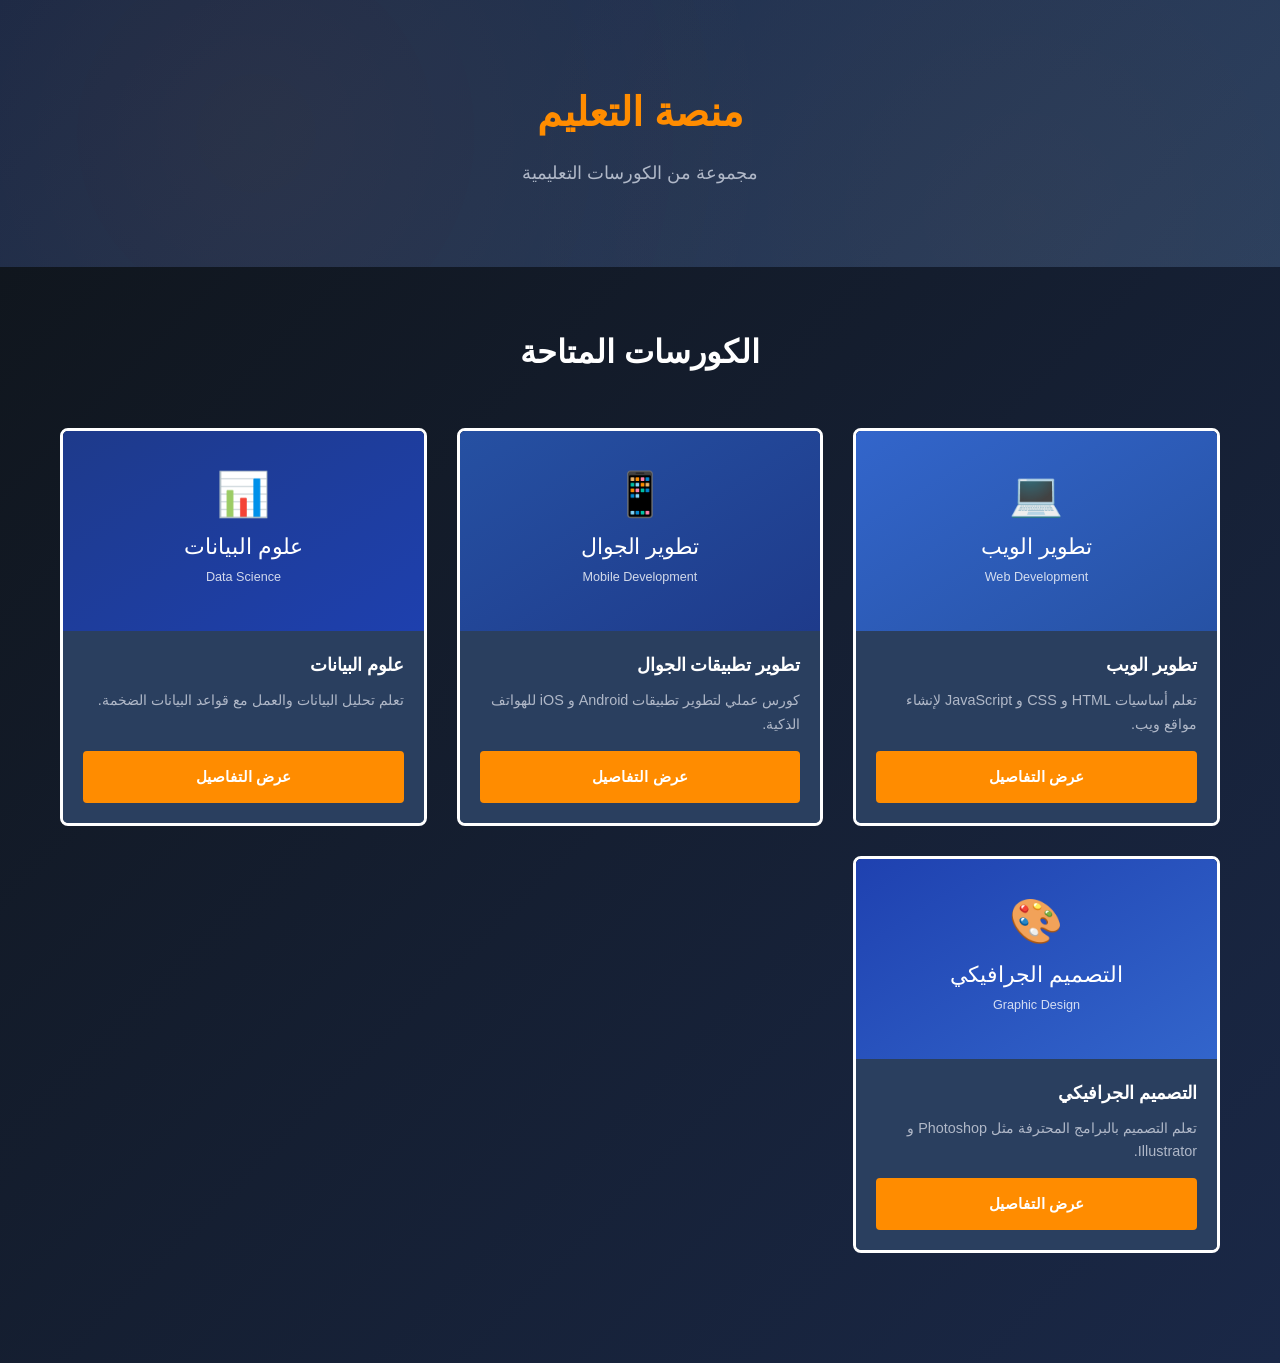
<file: index.html>
<!DOCTYPE html>
<html lang="ar">

<head>
    <meta charset="UTF-8">
    <meta name="viewport" content="width=device-width, initial-scale=1.0">
    <title>منصة الكورسات التعليمية</title>
    <link rel="stylesheet" href="style.css">
</head>

<body>

    <header class="header">
        <div class="container">
            <h1 class="logo">منصة التعليم</h1>
            <p class="tagline">مجموعة من الكورسات التعليمية</p>
        </div>
    </header>

    <main class="main">
        <div class="container">

            <section class="courses-section">
                <h2 class="section-title">الكورسات المتاحة</h2>

                <div class="courses-grid">


                    <div class="course-card">
                        <div class="course-image">
                            <img src="images/course1.svg" alt="تطوير الويب">
                        </div>
                        <div class="course-content">
                            <h3 class="course-title">تطوير الويب</h3>
                            <p class="course-description">تعلم أساسيات HTML و CSS و JavaScript لإنشاء مواقع ويب.</p>
                            <a href="course-details-1.html" class="btn btn-primary">عرض التفاصيل</a>
                        </div>
                    </div>


                    <div class="course-card">
                        <div class="course-image">
                            <img src="images/course2.svg" alt="تطوير تطبيقات الجوال">
                        </div>
                        <div class="course-content">
                            <h3 class="course-title">تطوير تطبيقات الجوال</h3>
                            <p class="course-description">كورس عملي لتطوير تطبيقات Android و iOS للهواتف الذكية.</p>
                            <a href="course-details-2.html" class="btn btn-primary">عرض التفاصيل</a>
                        </div>
                    </div>


                    <div class="course-card">
                        <div class="course-image">
                            <img src="images/course3.svg" alt="علوم البيانات">
                        </div>
                        <div class="course-content">
                            <h3 class="course-title">علوم البيانات</h3>
                            <p class="course-description">تعلم تحليل البيانات والعمل مع قواعد البيانات الضخمة.</p>
                            <a href="course-details-3.html" class="btn btn-primary">عرض التفاصيل</a>
                        </div>
                    </div>

                    <!-- الكورس الرابع -->
                    <div class="course-card">
                        <div class="course-image">
                            <img src="images/course4.svg" alt="التصميم الجرافيكي">
                        </div>
                        <div class="course-content">
                            <h3 class="course-title">التصميم الجرافيكي</h3>
                            <p class="course-description">تعلم التصميم بالبرامج المحترفة مثل Photoshop و Illustrator.
                            </p>
                            <a href="course-details-4.html" class="btn btn-primary">عرض التفاصيل</a>
                        </div>
                    </div>

                </div>
            </section>
        </div>
    </main>
</body>

</html>
</file>
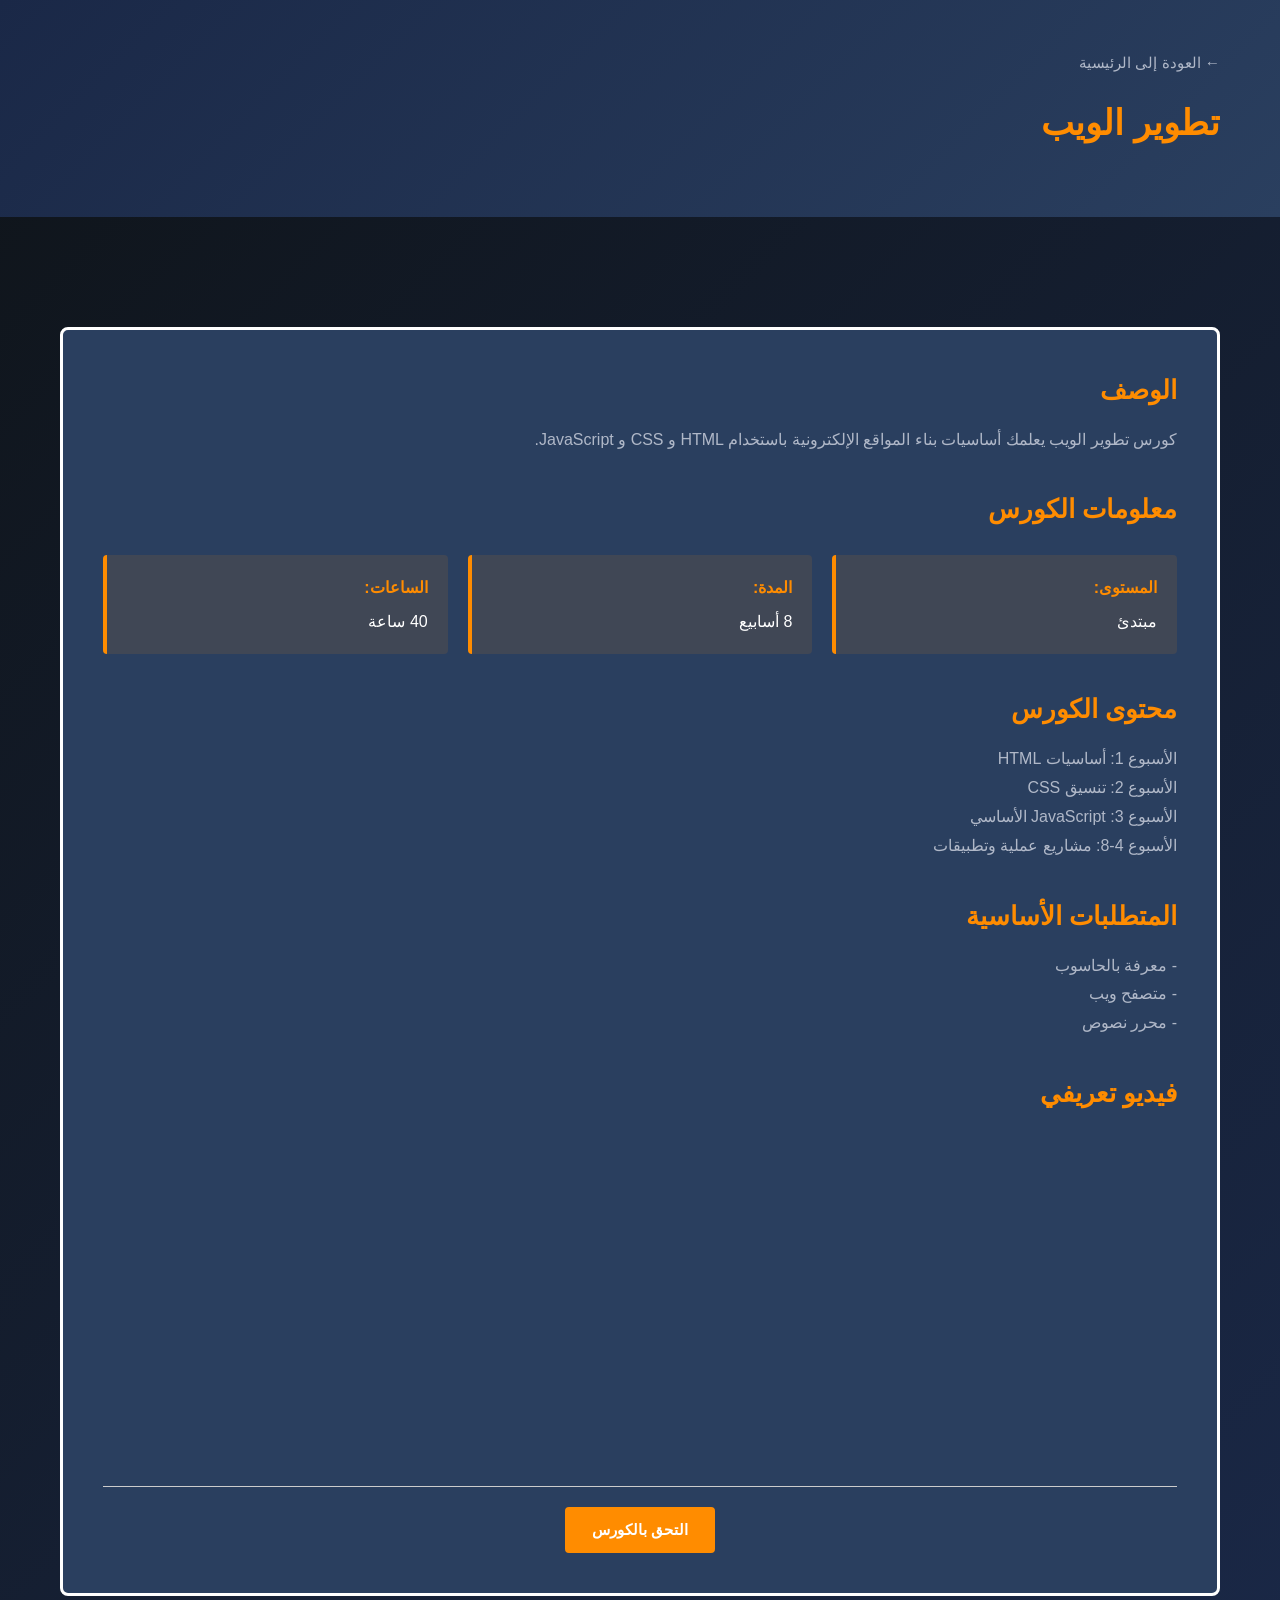
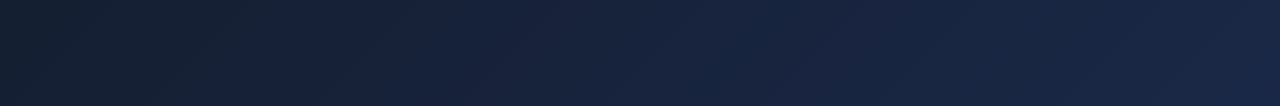
<file: course-details-1.html>
<!DOCTYPE html>
<html lang="ar">

<head>
    <meta charset="UTF-8">
    <meta name="viewport" content="width=device-width, initial-scale=1.0">
    <title>تطوير الويب - منصة التعليم</title>
    <link rel="stylesheet" href="style.css">
</head>

<body>

    <header class="details-header">
        <div class="container">
            <a href="index.html" class="back-btn">← العودة إلى الرئيسية</a>
            <h1>تطوير الويب</h1>
        </div>
    </header>

    <main class="main">
        <div class="container">
            <div class="details-container">

                <section class="detail-section">
                    <h2>الوصف</h2>
                    <p>
                        كورس تطوير الويب يعلمك أساسيات بناء المواقع الإلكترونية باستخدام HTML و CSS و JavaScript.
                    </p>
                </section>

                <section class="detail-section">
                    <h2>معلومات الكورس</h2>
                    <div class="course-meta">
                        <div class="meta-item">
                            <strong>المستوى:</strong>
                            مبتدئ
                        </div>
                        <div class="meta-item">
                            <strong>المدة:</strong>
                            8 أسابيع
                        </div>
                        <div class="meta-item">
                            <strong>الساعات:</strong>
                            40 ساعة
                        </div>
                    </div>
                </section>

                <section class="detail-section">
                    <h2>محتوى الكورس</h2>
                    <p>
                        الأسبوع 1: أساسيات HTML<br>
                        الأسبوع 2: تنسيق CSS<br>
                        الأسبوع 3: JavaScript الأساسي<br>
                        الأسبوع 4-8: مشاريع عملية وتطبيقات
                    </p>
                </section>

                <section class="detail-section">
                    <h2>المتطلبات الأساسية</h2>
                    <p>
                        - معرفة بالحاسوب<br>
                        - متصفح ويب<br>
                        - محرر نصوص
                    </p>
                </section>

                <section class="detail-section">
                    <h2>فيديو تعريفي</h2>
                    <iframe width="100%" height="315" src="https://www.youtube.com/embed/cgeucrXX0pU"
                        title="YouTube video player" frameborder="0"
                        allow="accelerometer; autoplay; clipboard-write; encrypted-media; gyroscope; picture-in-picture; web-share"
                        allowfullscreen style="border-radius: 8px;"></iframe>
                </section>

                <section class="detail-section"
                    style="text-align: center; border-top: 1px solid #ccc; padding-top: 20px;">
                    <button class="btn btn-primary">التحق بالكورس</button>
                </section>

            </div>
        </div>
    </main>

</body>

</html>
</file>
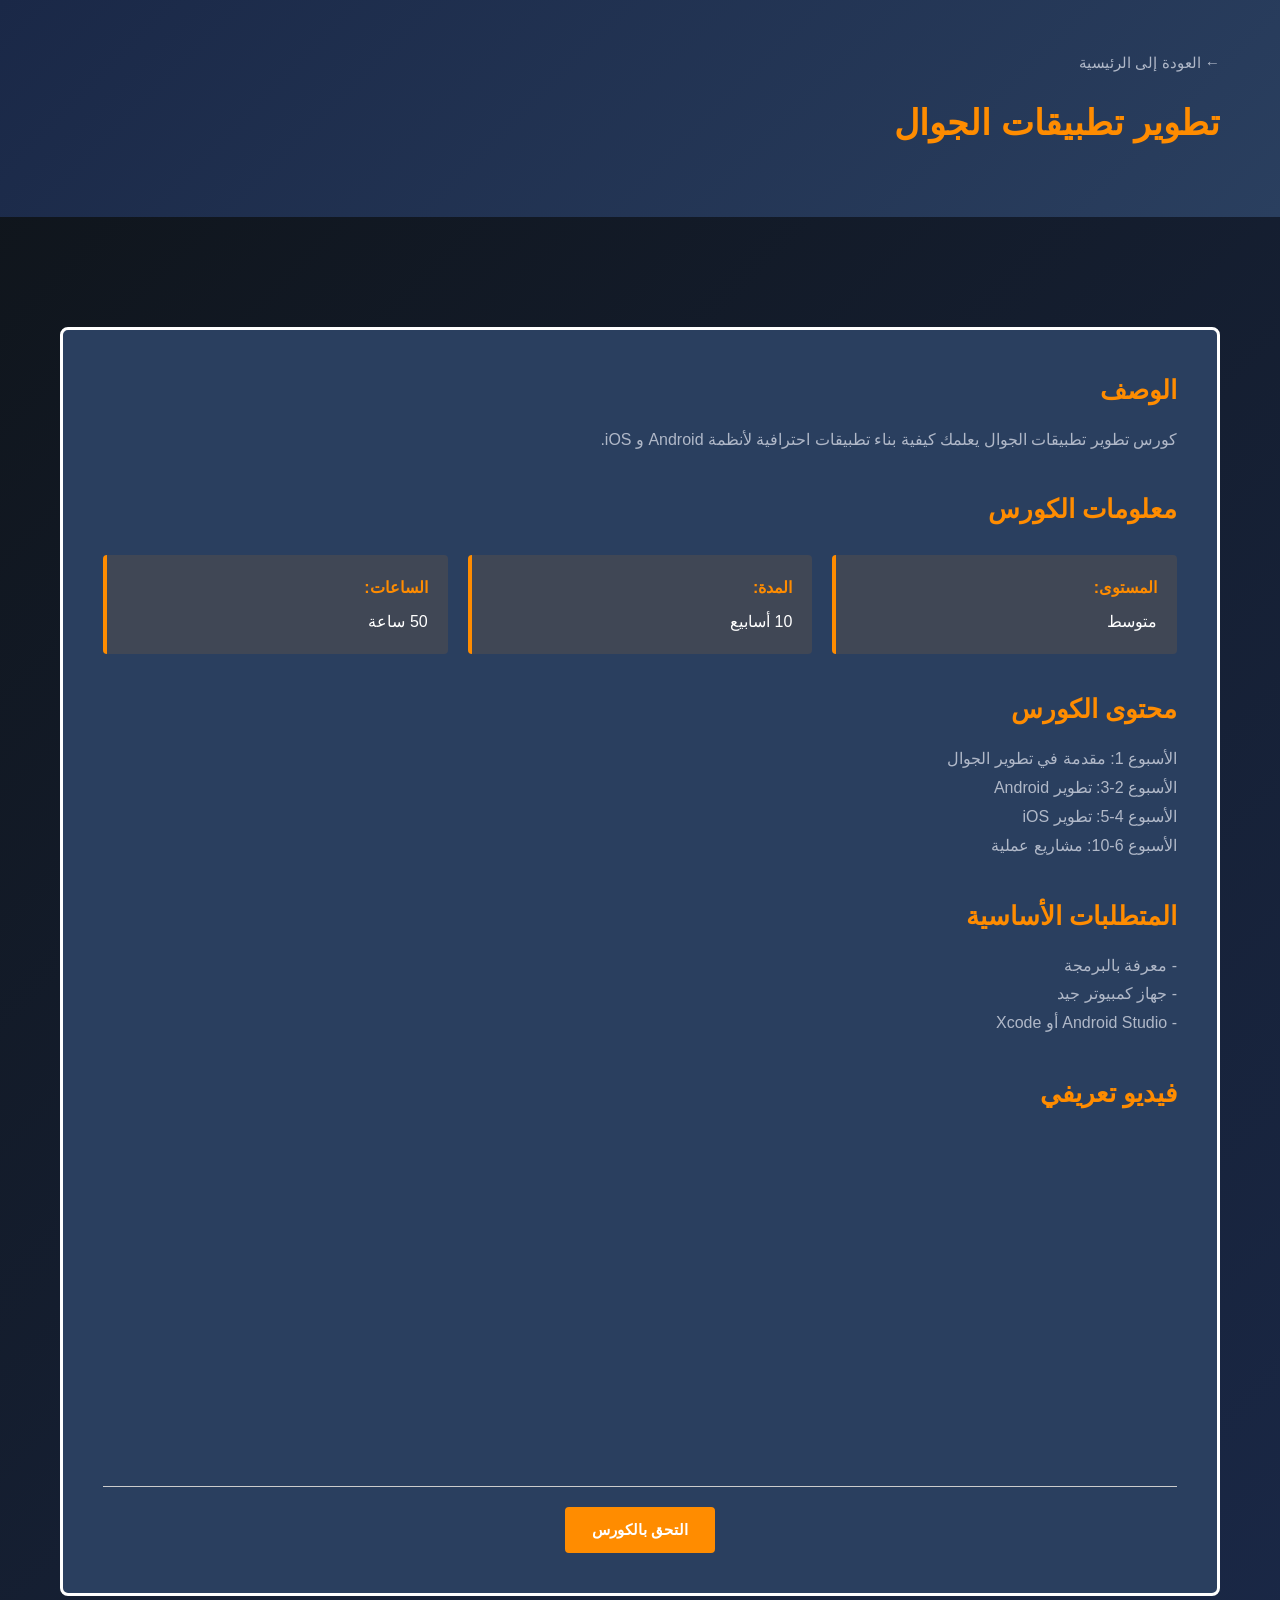
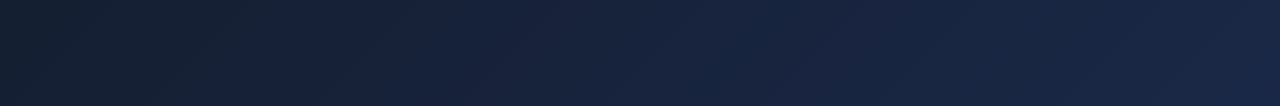
<file: course-details-2.html>
<!DOCTYPE html>
<html lang="ar">

<head>
    <meta charset="UTF-8">
    <meta name="viewport" content="width=device-width, initial-scale=1.0">
    <title>تطوير تطبيقات الجوال - منصة التعليم</title>
    <link rel="stylesheet" href="style.css">
</head>

<body>

    <header class="details-header">
        <div class="container">
            <a href="index.html" class="back-btn">← العودة إلى الرئيسية</a>
            <h1>تطوير تطبيقات الجوال</h1>
        </div>
    </header>

    <main class="main">
        <div class="container">
            <div class="details-container">

                <section class="detail-section">
                    <h2>الوصف</h2>
                    <p>
                        كورس تطوير تطبيقات الجوال يعلمك كيفية بناء تطبيقات احترافية لأنظمة Android و iOS.
                    </p>
                </section>

                <section class="detail-section">
                    <h2>معلومات الكورس</h2>
                    <div class="course-meta">
                        <div class="meta-item">
                            <strong>المستوى:</strong>
                            متوسط
                        </div>
                        <div class="meta-item">
                            <strong>المدة:</strong>
                            10 أسابيع
                        </div>
                        <div class="meta-item">
                            <strong>الساعات:</strong>
                            50 ساعة
                        </div>
                    </div>
                </section>

                <section class="detail-section">
                    <h2>محتوى الكورس</h2>
                    <p>
                        الأسبوع 1: مقدمة في تطوير الجوال<br>
                        الأسبوع 2-3: تطوير Android<br>
                        الأسبوع 4-5: تطوير iOS<br>
                        الأسبوع 6-10: مشاريع عملية
                    </p>
                </section>

                <section class="detail-section">
                    <h2>المتطلبات الأساسية</h2>
                    <p>
                        - معرفة بالبرمجة<br>
                        - جهاز كمبيوتر جيد<br>
                        - Android Studio أو Xcode
                    </p>
                </section>

                <section class="detail-section">
                    <h2>فيديو تعريفي</h2>
                    <iframe width="100%" height="315" src="https://www.youtube.com/embed/cgeucrXX0pU"
                        title="YouTube video player" frameborder="0"
                        allow="accelerometer; autoplay; clipboard-write; encrypted-media; gyroscope; picture-in-picture; web-share"
                        allowfullscreen style="border-radius: 8px;"></iframe>
                </section>

                <section class="detail-section"
                    style="text-align: center; border-top: 1px solid #ccc; padding-top: 20px;">
                    <button class="btn btn-primary">التحق بالكورس</button>
                </section>

            </div>
        </div>
    </main>

</body>

</html>
</file>
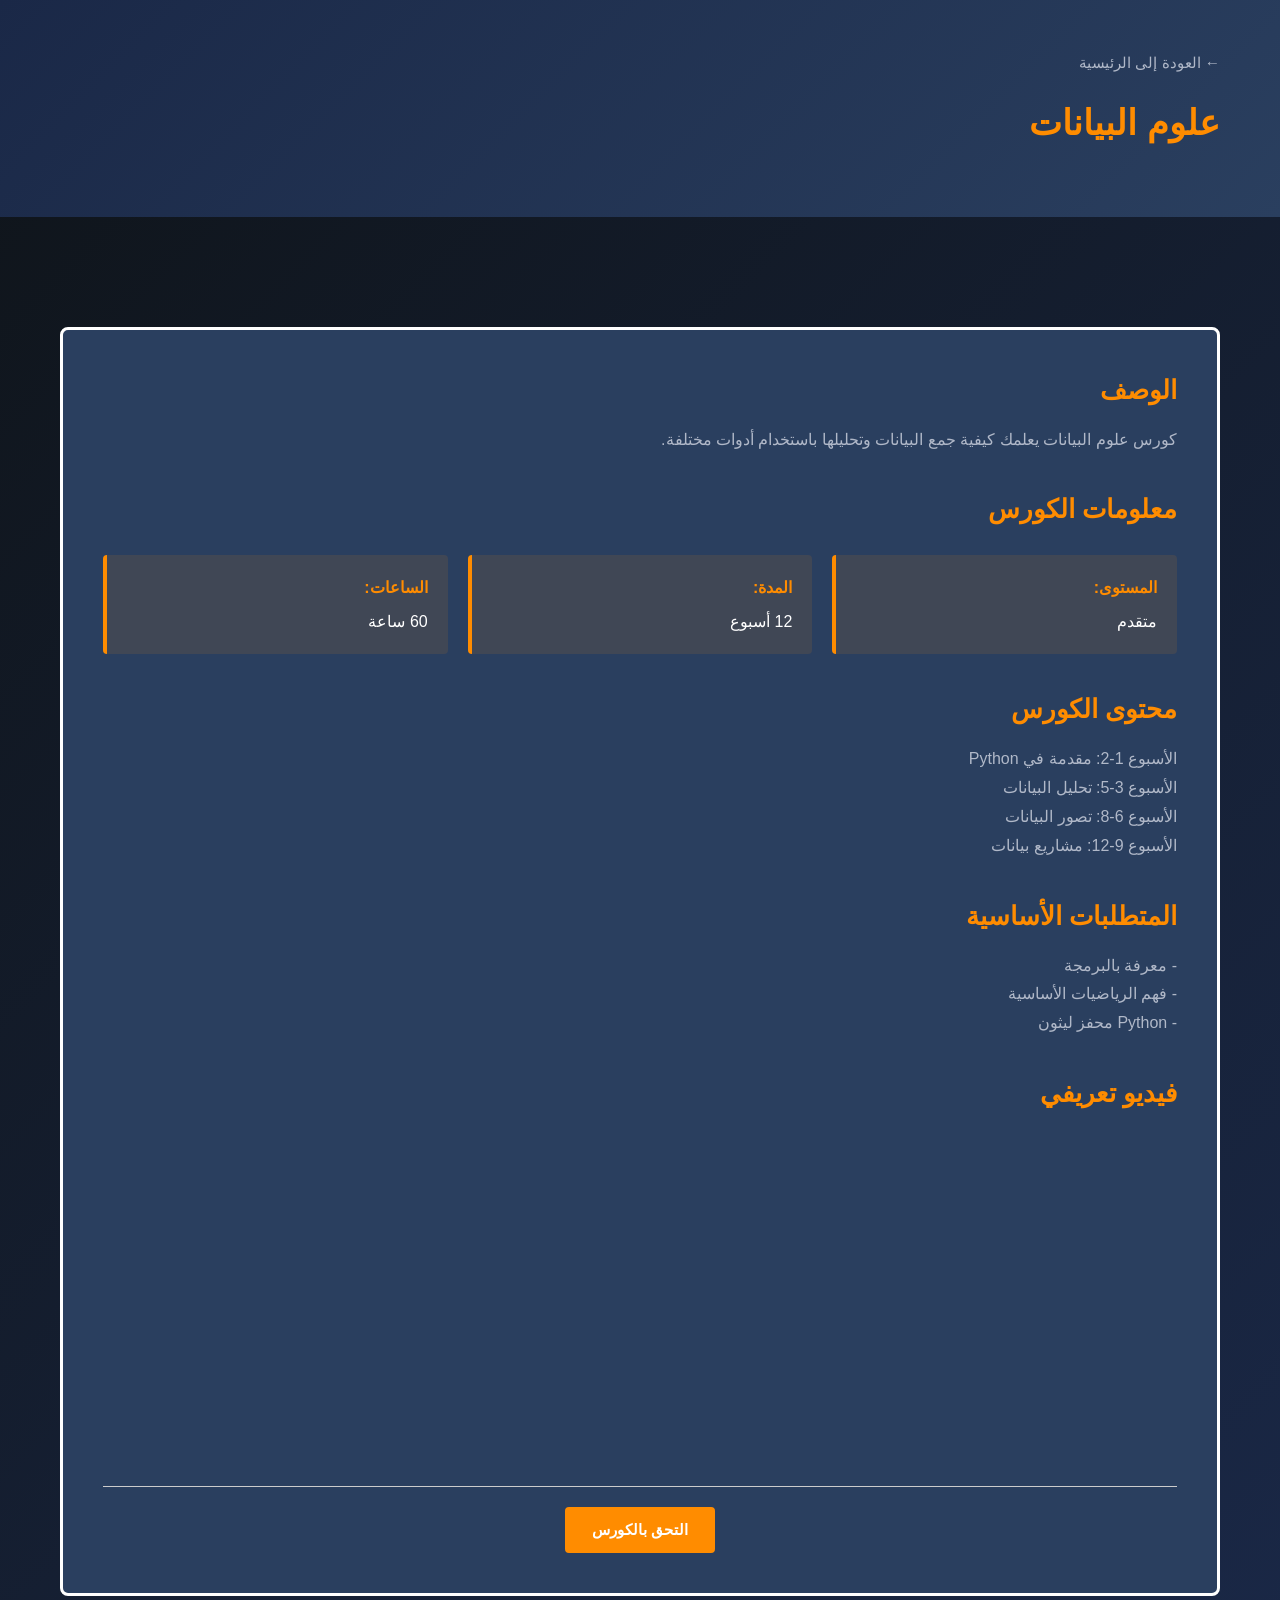
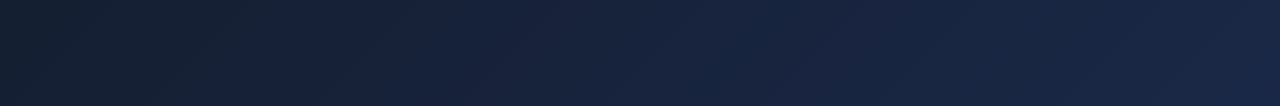
<file: course-details-3.html>
<!DOCTYPE html>
<html lang="ar">

<head>
    <meta charset="UTF-8">
    <meta name="viewport" content="width=device-width, initial-scale=1.0">
    <title>علوم البيانات - منصة التعليم</title>
    <link rel="stylesheet" href="style.css">
</head>

<body>

    <header class="details-header">
        <div class="container">
            <a href="index.html" class="back-btn">← العودة إلى الرئيسية</a>
            <h1>علوم البيانات</h1>
        </div>
    </header>

    <main class="main">
        <div class="container">
            <div class="details-container">

                <section class="detail-section">
                    <h2>الوصف</h2>
                    <p>
                        كورس علوم البيانات يعلمك كيفية جمع البيانات وتحليلها باستخدام أدوات مختلفة.
                    </p>
                </section>

                <section class="detail-section">
                    <h2>معلومات الكورس</h2>
                    <div class="course-meta">
                        <div class="meta-item">
                            <strong>المستوى:</strong>
                            متقدم
                        </div>
                        <div class="meta-item">
                            <strong>المدة:</strong>
                            12 أسبوع
                        </div>
                        <div class="meta-item">
                            <strong>الساعات:</strong>
                            60 ساعة
                        </div>
                    </div>
                </section>

                <section class="detail-section">
                    <h2>محتوى الكورس</h2>
                    <p>
                        الأسبوع 1-2: مقدمة في Python<br>
                        الأسبوع 3-5: تحليل البيانات<br>
                        الأسبوع 6-8: تصور البيانات<br>
                        الأسبوع 9-12: مشاريع بيانات
                    </p>
                </section>

                <section class="detail-section">
                    <h2>المتطلبات الأساسية</h2>
                    <p>
                        - معرفة بالبرمجة<br>
                        - فهم الرياضيات الأساسية<br>
                        - Python محفز ليثون
                    </p>
                </section>

                <section class="detail-section">
                    <h2>فيديو تعريفي</h2>
                    <iframe width="100%" height="315" src="https://www.youtube.com/embed/cgeucrXX0pU"
                        title="YouTube video player" frameborder="0"
                        allow="accelerometer; autoplay; clipboard-write; encrypted-media; gyroscope; picture-in-picture; web-share"
                        allowfullscreen style="border-radius: 8px;"></iframe>
                </section>

                <section class="detail-section"
                    style="text-align: center; border-top: 1px solid #ccc; padding-top: 20px;">
                    <button class="btn btn-primary">التحق بالكورس</button>
                </section>

            </div>
        </div>
    </main>

</body>

</html>
</file>
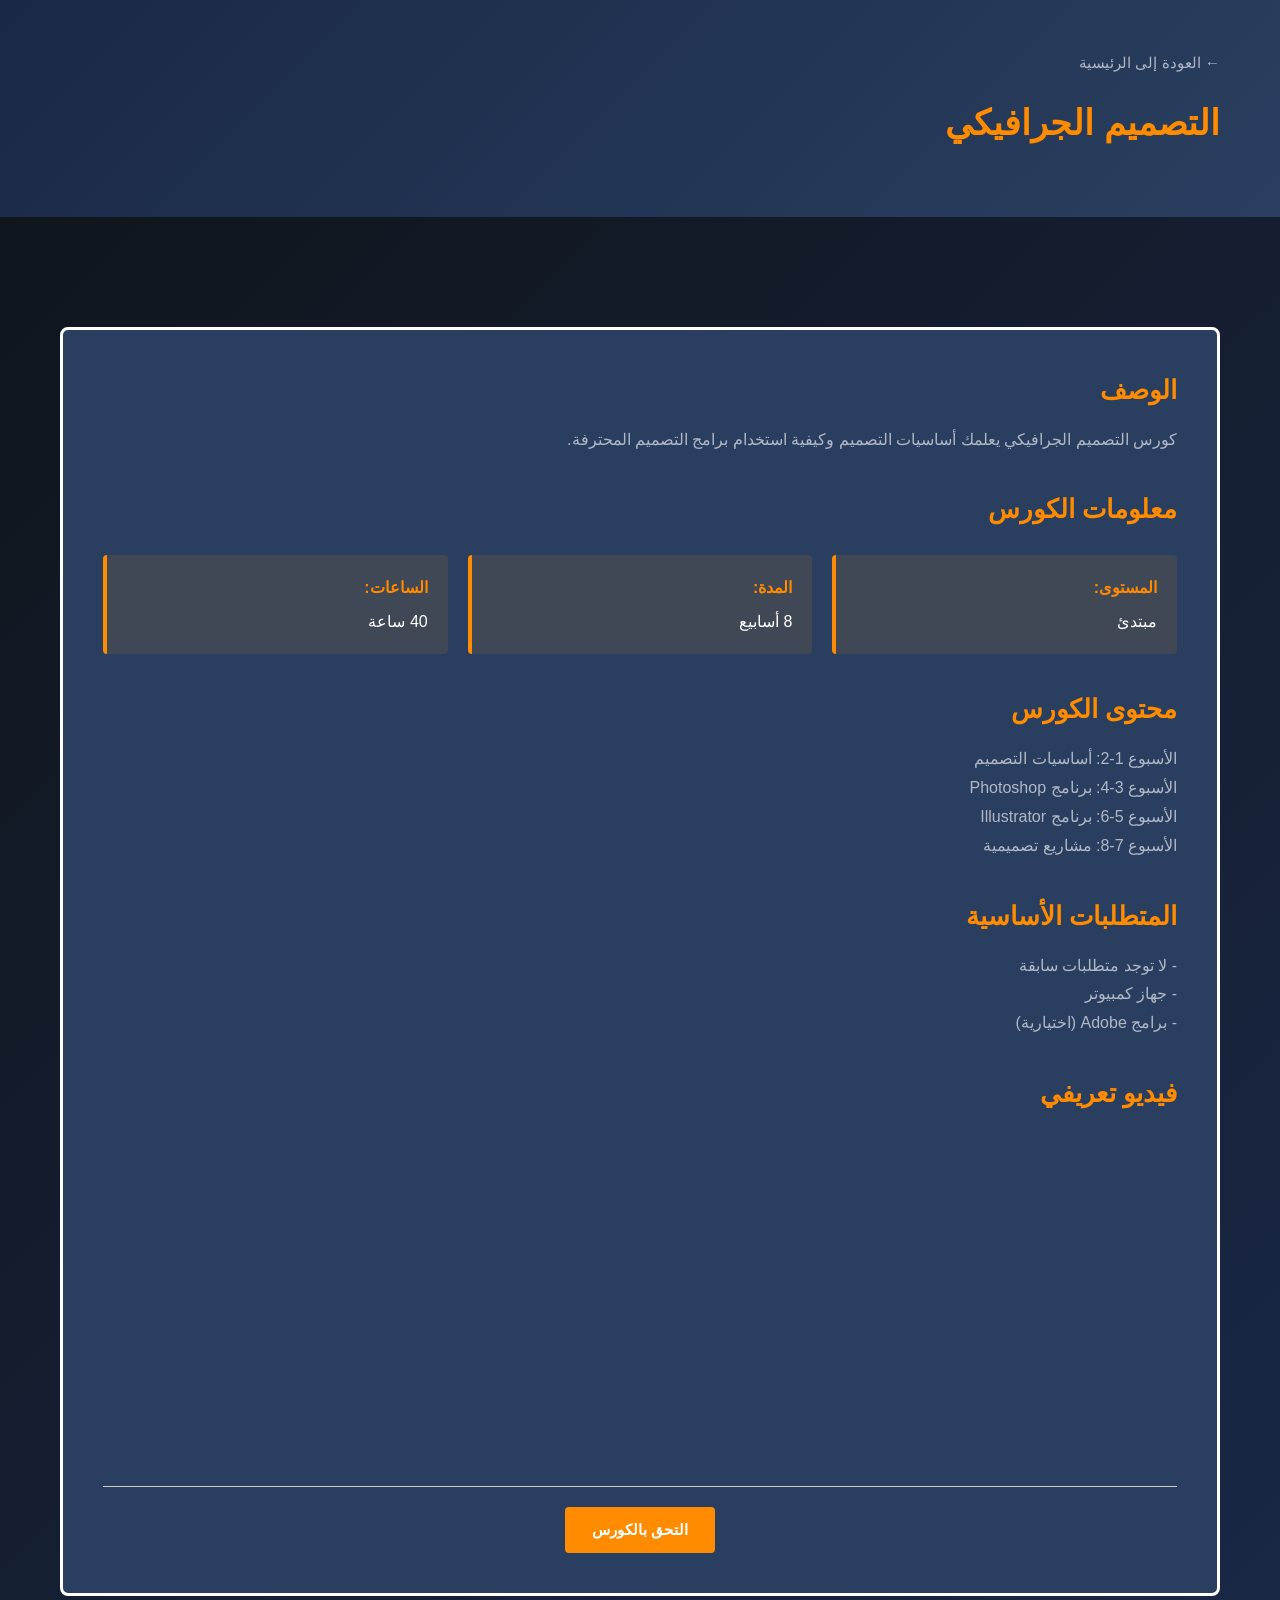
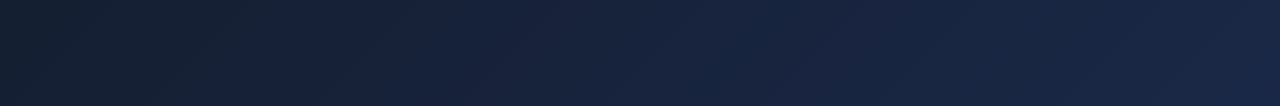
<file: course-details-4.html>
<!DOCTYPE html>
<html lang="ar">

<head>
    <meta charset="UTF-8">
    <meta name="viewport" content="width=device-width, initial-scale=1.0">
    <title>التصميم الجرافيكي - منصة التعليم</title>
    <link rel="stylesheet" href="style.css">
</head>

<body>

    <header class="details-header">
        <div class="container">
            <a href="index.html" class="back-btn">← العودة إلى الرئيسية</a>
            <h1>التصميم الجرافيكي</h1>
        </div>
    </header>

    <main class="main">
        <div class="container">
            <div class="details-container">

                <section class="detail-section">
                    <h2>الوصف</h2>
                    <p>
                        كورس التصميم الجرافيكي يعلمك أساسيات التصميم وكيفية استخدام برامج التصميم المحترفة.
                    </p>
                </section>

                <section class="detail-section">
                    <h2>معلومات الكورس</h2>
                    <div class="course-meta">
                        <div class="meta-item">
                            <strong>المستوى:</strong>
                            مبتدئ
                        </div>
                        <div class="meta-item">
                            <strong>المدة:</strong>
                            8 أسابيع
                        </div>
                        <div class="meta-item">
                            <strong>الساعات:</strong>
                            40 ساعة
                        </div>
                    </div>
                </section>

                <section class="detail-section">
                    <h2>محتوى الكورس</h2>
                    <p>
                        الأسبوع 1-2: أساسيات التصميم<br>
                        الأسبوع 3-4: برنامج Photoshop<br>
                        الأسبوع 5-6: برنامج Illustrator<br>
                        الأسبوع 7-8: مشاريع تصميمية
                    </p>
                </section>

                <section class="detail-section">
                    <h2>المتطلبات الأساسية</h2>
                    <p>
                        - لا توجد متطلبات سابقة<br>
                        - جهاز كمبيوتر<br>
                        - برامج Adobe (اختيارية)
                    </p>
                </section>

                <section class="detail-section">
                    <h2>فيديو تعريفي</h2>
                    <iframe width="100%" height="315" src="https://www.youtube.com/embed/cgeucrXX0pU"
                        title="YouTube video player" frameborder="0"
                        allow="accelerometer; autoplay; clipboard-write; encrypted-media; gyroscope; picture-in-picture; web-share"
                        allowfullscreen style="border-radius: 8px;"></iframe>
                </section>

                <section class="detail-section"
                    style="text-align: center; border-top: 1px solid #ccc; padding-top: 20px;">
                    <button class="btn btn-primary">التحق بالكورس</button>
                </section>

            </div>
        </div>
    </main>
</body>

</html>
</file>
<file: style.css>
:root {
    --primary-color: #1a2847;
    --secondary-color: #2a3f5f;
    --accent-color: #ff8c00;
    --text-white: #ffffff;
    --text-light: #b0b8c8;
    --bg-dark: #0f1419;
    --bg-darker: #050709;
    --border-light: #ffffff;
}


* {
    margin: 0;
    padding: 0;
    box-sizing: border-box;
}

body {
    font-family: 'Arial', sans-serif;
    line-height: 1.6;
    color: var(--text-white);
    background-color: var(--bg-dark);
    background: linear-gradient(135deg, #0f1419 0%, #1a2847 100%);
    direction: rtl;
    min-height: 100vh;
}


.container {
    max-width: 1200px;
    margin: 0 auto;
    padding: 0 20px;
}


.header {
    background: linear-gradient(135deg, #1a2847 0%, #2a3f5f 100%);
    color: white;
    padding: 80px 0;
    text-align: center;
    position: relative;
    overflow: hidden;
}

.header::before {
    content: '';
    position: absolute;
    top: 0;
    left: 0;
    right: 0;
    bottom: 0;
    background:
        radial-gradient(circle at 20% 50%, rgba(255, 140, 0, 0.05) 0%, transparent 50%),
        radial-gradient(circle at 80% 80%, rgba(255, 140, 0, 0.03) 0%, transparent 50%);
    pointer-events: none;
}

.header>* {
    position: relative;
    z-index: 1;
}

.logo {
    font-size: 2.5rem;
    margin-bottom: 15px;
    font-weight: bold;
    color: var(--accent-color);
}

.tagline {
    font-size: 1.1rem;
    color: var(--text-light);
    max-width: 600px;
    margin: 0 auto;
}


.main {
    min-height: calc(100vh - 300px);
    padding: 60px 0;
}

.section-title {
    font-size: 2rem;
    text-align: center;
    margin-bottom: 50px;
    color: var(--text-white);
    font-weight: bold;
}


.courses-grid {
    display: grid;
    grid-template-columns: repeat(3, 1fr);
    gap: 30px;
    margin-bottom: 50px;
}

.course-card {
    background: var(--secondary-color);
    border: 3px solid var(--border-light);
    border-radius: 8px;
    overflow: hidden;
    display: flex;
    flex-direction: column;
    height: 100%;
    transition: all 0.3s ease;
}

.course-card:hover {
    transform: translateY(-5px);
}

.course-image {
    width: 100%;
    height: 200px;
    overflow: hidden;
    background: var(--primary-color);
}

.course-image img {
    width: 100%;
    height: 100%;
    object-fit: cover;
}

.course-content {
    padding: 20px;
    display: flex;
    flex-direction: column;
    flex-grow: 1;
    background: var(--secondary-color);
}

.course-title {
    font-size: 1.1rem;
    margin-bottom: 10px;
    color: var(--text-white);
    font-weight: bold;
}

.course-description {
    color: var(--text-light);
    font-size: 0.9rem;
    margin-bottom: 15px;
    flex-grow: 1;
    line-height: 1.6;
}


.btn {
    display: inline-block;
    padding: 12px 25px;
    border: 2px solid var(--accent-color);
    border-radius: 4px;
    font-size: 0.95rem;
    font-weight: bold;
    cursor: pointer;
    text-decoration: none;
    text-align: center;
    margin-top: auto;
    transition: all 0.3s ease;
}

.btn-primary {
    background-color: var(--accent-color);
    color: var(--text-white);
}

.btn-primary:hover {
    background-color: transparent;
    color: var(--accent-color);
}


.details-header {
    background: linear-gradient(135deg, #1a2847 0%, #2a3f5f 100%);
    color: white;
    padding: 50px 0;
    margin-bottom: 50px;
}

.details-header h1 {
    font-size: 2.2rem;
    margin-bottom: 15px;
    color: var(--accent-color);
    font-weight: bold;
}

.back-btn {
    color: var(--text-light);
    text-decoration: none;
    margin-bottom: 20px;
    display: inline-block;
    font-size: 0.95rem;
    transition: all 0.3s ease;
}

.back-btn:hover {
    color: var(--accent-color);
}

.details-container {
    background: var(--secondary-color);
    border: 3px solid var(--border-light);
    border-radius: 8px;
    padding: 40px;
    margin-bottom: 50px;
}

.detail-section {
    margin-bottom: 35px;
}

.detail-section:last-child {
    margin-bottom: 0;
}

.detail-section h2 {
    font-size: 1.6rem;
    color: var(--accent-color);
    margin-bottom: 15px;
    font-weight: bold;
}

.detail-section p {
    color: var(--text-light);
    line-height: 1.8;
    font-size: 1rem;
}

.course-meta {
    display: grid;
    grid-template-columns: repeat(auto-fit, minmax(180px, 1fr));
    gap: 20px;
    margin: 25px 0;
}

.meta-item {
    background-color: rgba(255, 140, 0, 0.1);
    padding: 20px;
    border-left: 4px solid var(--accent-color);
    border-radius: 4px;
}

.meta-item strong {
    color: var(--accent-color);
    display: block;
    margin-bottom: 8px;
}


@media (max-width: 1024px) {
    .courses-grid {
        grid-template-columns: repeat(2, 1fr);
        gap: 25px;
    }
}

@media (max-width: 768px) {
    .logo {
        font-size: 2rem;
    }

    .tagline {
        font-size: 1rem;
    }

    .section-title {
        font-size: 1.6rem;
        margin-bottom: 40px;
    }

    .courses-grid {
        grid-template-columns: 1fr;
        gap: 20px;
    }

    .header {
        padding: 60px 0;
    }

    .details-header h1 {
        font-size: 1.8rem;
    }

    .details-container {
        padding: 25px;
    }

    .detail-section h2 {
        font-size: 1.4rem;
    }

    .course-meta {
        grid-template-columns: 1fr;
    }
}

@media (max-width: 480px) {
    .container {
        padding: 0 15px;
    }

    .header {
        padding: 40px 0;
    }

    .logo {
        font-size: 1.5rem;
    }

    .tagline {
        font-size: 0.9rem;
    }

    .section-title {
        font-size: 1.3rem;
        margin-bottom: 30px;
    }

    .courses-grid {
        grid-template-columns: 1fr;
        gap: 15px;
    }

    .btn {
        padding: 10px 20px;
        font-size: 0.9rem;
    }

    .details-header h1 {
        font-size: 1.4rem;
    }

    .details-container {
        padding: 20px;
    }

    .detail-section h2 {
        font-size: 1.2rem;
    }
}
</file>
